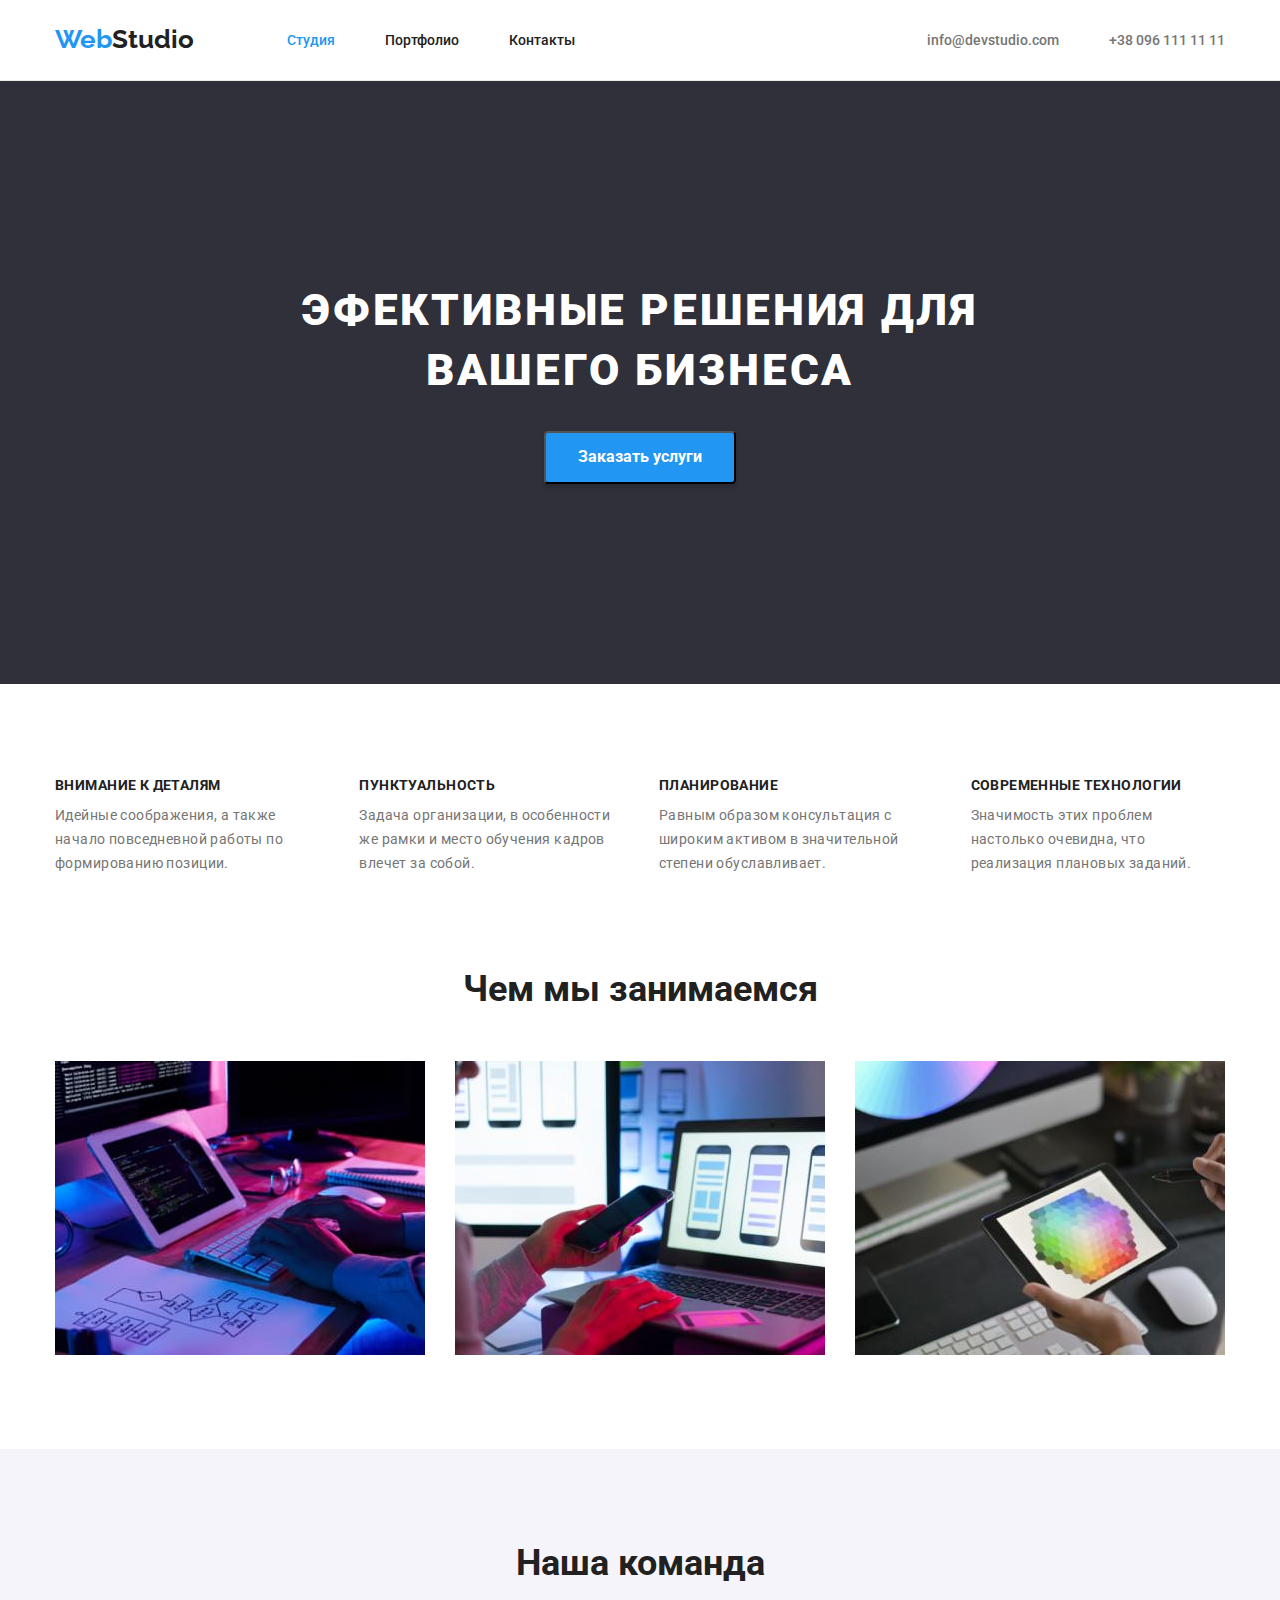
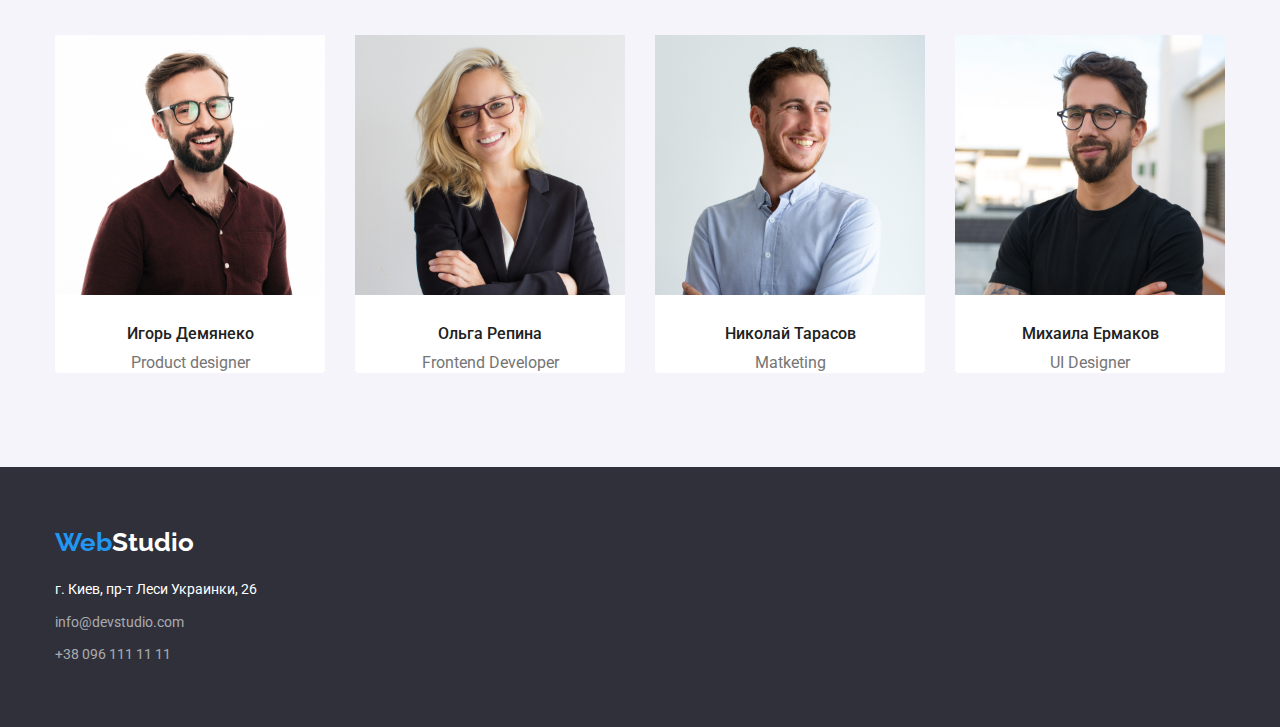
<file: index.html>
<!DOCTYPE html>
<html lang="ru">
  <head>
    <meta charset="UTF-8" />
    <meta name="viewport" content="width=device-width, initial-scale=1.0" />
    <title>Document</title>
    <link
      rel="stylesheet"
      href="https://cdnjs.cloudflare.com/ajax/libs/modern-normalize/1.1.0/modern-normalize.min.css"
    />
    <link
      href="https://fonts.googleapis.com/css2?family=Open+Sans:wght@400;500;700;800&family=Raleway:wght@700&family=Roboto:wght@400;500;700;900&display=swap"
      rel="stylesheet"
    />
    <link rel="stylesheet" href="./styles/styles.css" type="text/css" />
  </head>
  <body>
    <header>
      <div class="container container-header">
        <a href="./index.html" rel="noreferrer nofollow" class="all-logo"
          ><span class="color-logo">Web</span><span class="logo">Studio</span></a
        >
        <nav>
          <ul class="menu">
            <li class="header">
              <a href="./index.html" rel="noreferrer nofollow" class="store-active"> Студия</a>
            </li>
            <li class="header">
              <a href="./portfolio.html" rel="noreferrer nofollow" class="menu-color">
                Портфолио
              </a>
            </li>
            <li class="header">
              <a href="" rel="noreferrer nofollow" class="menu-color"> Контакты</a>
            </li>
          </ul>
        </nav>
        <ul class="adress-header">
          <li class="header">
            <a
              href="mailto:info@devstudio.com"
              rel="noreferrer nofollow"
              class="header-color-contacts"
              >info@devstudio.com</a
            >
          </li>
          <li class="header">
            <a href="tel:+38 096 111 11 11" rel="noreferrer nofollow" class="header-color-contacts"
              >+38 096 111 11 11</a
            >
          </li>
        </ul>
      </div>
    </header>
    <main>
      <!--Заказ услуг-->
      <section class="hero section">
        <div class="container">
          <h1 class="h1">ЭФЕКТИВНЫЕ РЕШЕНИЯ ДЛЯ ВАШЕГО БИЗНЕСА</h1>
          <button name="button" type="button" class="index-bottom">Заказать услуги</button>
        </div>
      </section>
      <!---Что мы  делаем-->
      <section class="section">
        <div class="container container-list">
          <ul class="what-we-do">
            <li class="item">
              <h3 class="title-h3">ВНИМАНИЕ К ДЕТАЛЯМ</h3>
              <p class="index-smoll-text">
                Идейные соображения, а также начало повседневной работы по формированию позиции.
              </p>
            </li>
            <li class="item">
              <h3 class="title-h3">ПУНКТУАЛЬНОСТЬ</h3>
              <p class="index-smoll-text">
                Задача организации, в особенности же рамки и место обучения кадров влечет за собой.
              </p>
            </li>
            <li class="item">
              <h3 class="title-h3">ПЛАНИРОВАНИЕ</h3>
              <p class="index-smoll-text">
                Равным образом консультация с широким активом в значительной степени обуславливает.
              </p>
            </li>
            <li class="item">
              <h3 class="title-h3">СОВРЕМЕННЫЕ ТЕХНОЛОГИИ</h3>
              <p class="index-smoll-text">
                Значимость этих проблем настолько очевидна, что реализация плановых заданий.
              </p>
            </li>
          </ul>
        </div>
      </section>
      <!--Робочий процес-->
      <section class="section section-semples">
        <div class="container">
          <h2 class="title-h2">Чем мы занимаемся</h2>
          <ul class="photo-work-proces">
            <li class="photo-item">
              <img
                src="./image/box1.jpg"
                width="370"
                height="294"
                alt="Написания кода на компютере"
              />
            </li>
            <li class="photo-item">
              <img
                src="./image/box2.jpg"
                width="370"
                height="294"
                alt="Дизайн продукта на телефоне"
              />
            </li>
            <li class="photo-item">
              <img src="./image/box3.jpg" width="370" height="294" alt="Выбор цвета" />
            </li>
          </ul>
        </div>
      </section>
      <!--Наша команда-->
      <section class="team section">
        <div class="container">
          <h2 class="title-h2">Наша команда</h2>
          <ul class="team-list">
            <li class="person">
              <img
                class="image-class"
                src="./image/img.jpg"
                alt="Фотография Игоря Демяннеко"
                width="270"
                height="260"
              />
              <div class="person-info">
                <h3 class="name-workers">Игорь Демянеко</h3>
                <p class="profession-worker">Product designer</p>
              </div>
            </li>
            <li class="person">
              <img
                class="image-class"
                src="./image/img1.jpg"
                alt="Фотография Ольги Репиной"
                width="270"
                height="260"
              />
              <div class="person-info">
                <h3 class="name-workers">Ольга Репина</h3>
                <p class="profession-worker">Frontend Developer</p>
              </div>
            </li>
            <li class="person">
              <img
                class="image-class"
                src="./image/img2.jpg"
                alt="Фотография Николая Тарасова"
                width="270"
                height="260"
              />
              <div class="person-info">
                <h3 class="name-workers">Николай Тарасов</h3>
                <p class="profession-worker">Matketing</p>
              </div>
            </li>
            <li class="person">
              <img
                class="image-class"
                src="./image/img3.jpg"
                alt="Фотография Михаила Ермакова"
                width="270"
                height="260"
              />
              <div class="person-info">
                <h3 class="name-workers">Михаила Ермаков</h3>
                <p class="profession-worker">UI Designer</p>
              </div>
            </li>
          </ul>
        </div>
      </section>
    </main>
    <footer class="footer-background-color">
      <div class="container container-footer">
        <a href="./index.html" rel="noreferrer nofollow" class="logo footer-logo"
          ><span class="color-logo">Web</span><span class="footer-color">Studio</span><br
        /></a>
        <address>
          <ul>
            <li class="footer">
              <a href="" class="footer-color">г. Киев, пр-т Леси Украинки, 26</a><br />
            </li>
            <li class="footer">
              <a href="mailto:info@devstudio.com" class="contacts">info@devstudio.com</a><br />
            </li>
            <li class="footer">
              <a href="tel:+38 096 111 11 11" class="contacts">+38 096 111 11 11</a><br />
            </li>
          </ul>
        </address>
      </div>
    </footer>
  </body>
</html>
</file>
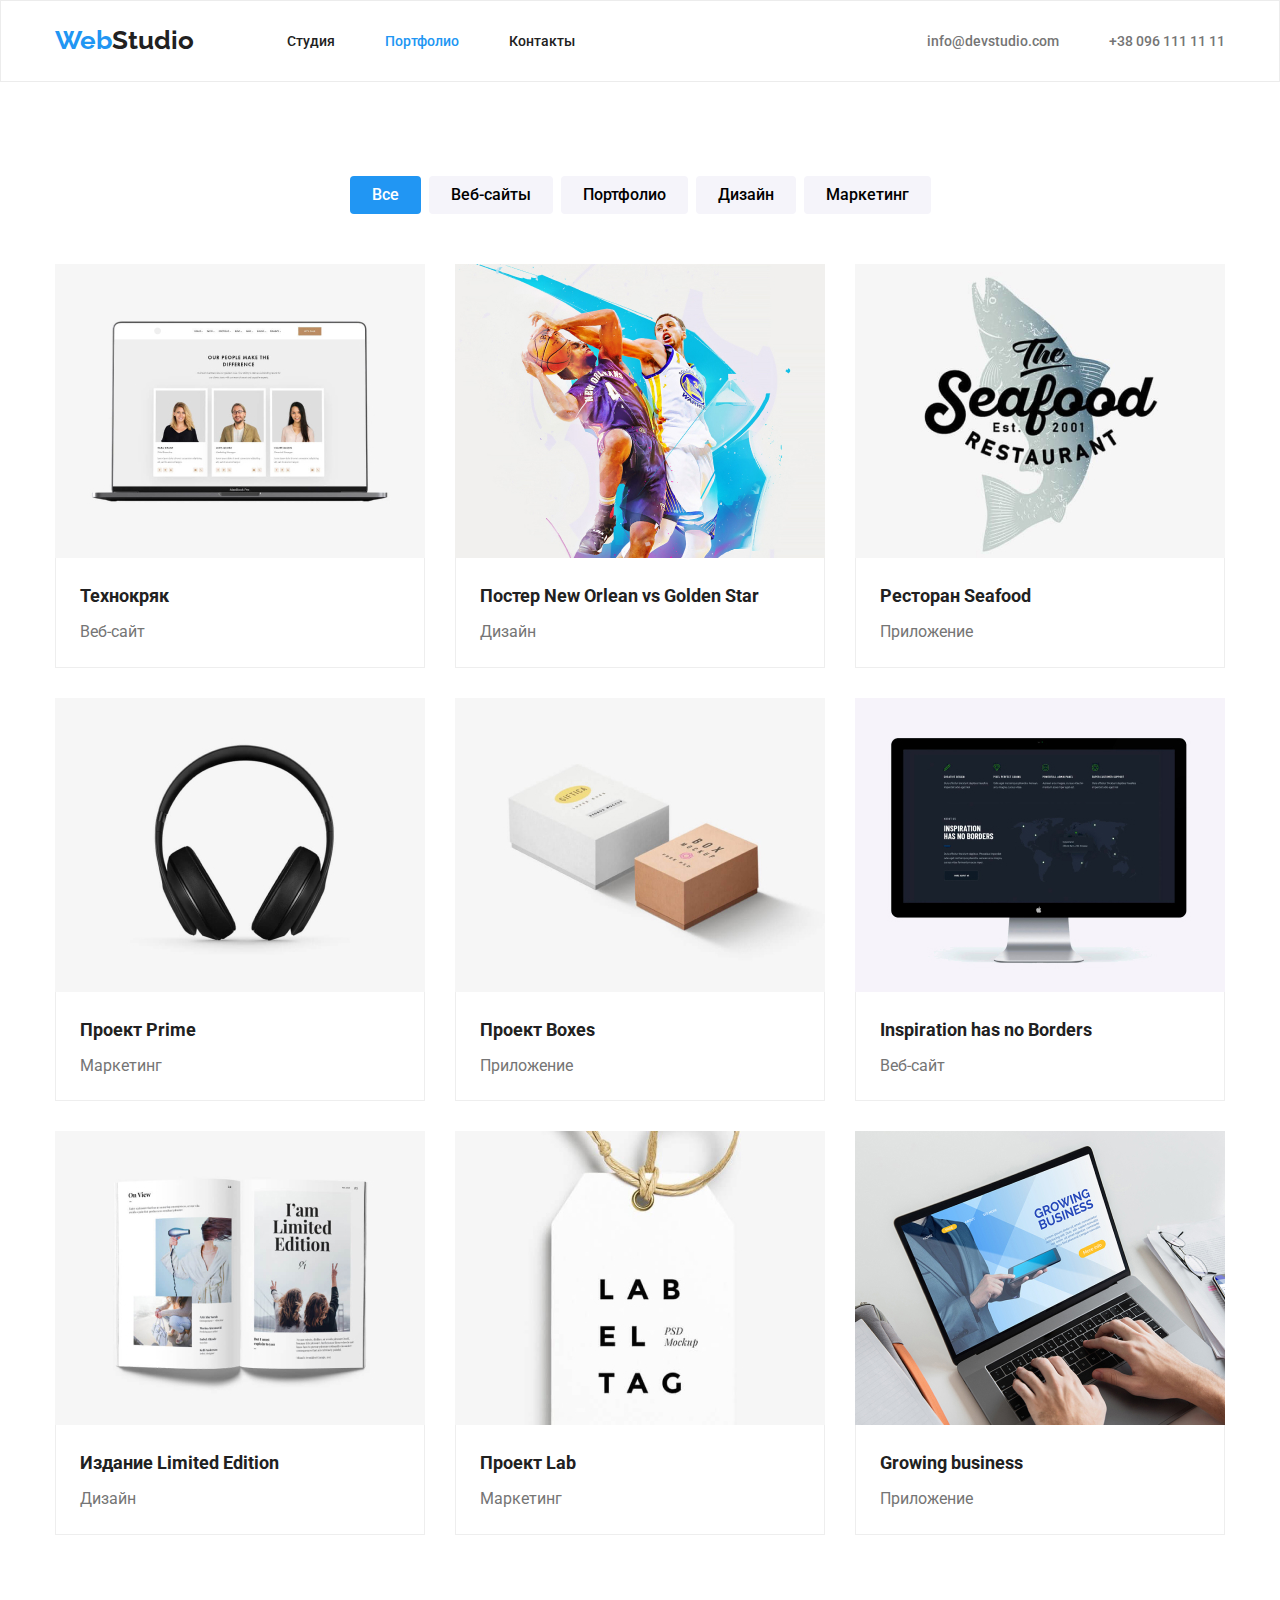
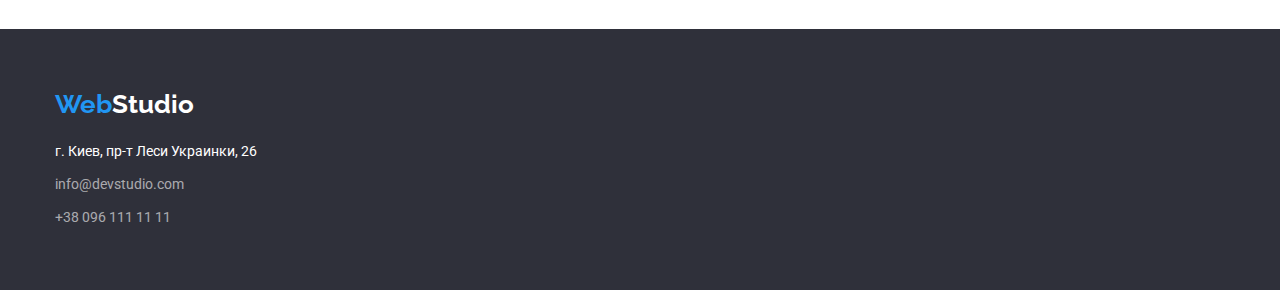
<file: portfolio.html>
<!DOCTYPE html>
<html lang="ru">
  <head>
    <meta charset="UTF-8" />
    <meta http-equiv="X-UA-Compatible" content="IE=edge" />
    <meta name="viewport" content="width=device-width, initial-scale=1.0" />
    <link
      rel="stylesheet"
      href="https://cdnjs.cloudflare.com/ajax/libs/modern-normalize/1.1.0/modern-normalize.min.css"
    />
    <link
      href="https://fonts.googleapis.com/css2?family=Open+Sans:wght@400;500;700;800&family=Raleway:wght@700&family=Roboto:wght@400;500;700;900&display=swap"
      rel="stylesheet"
    />
    <link rel="stylesheet" href="./styles/styles.css" type="text/css" />
    <title>Document</title>
  </head>
  <body>
    <header class="headear-portfolio">
      <div class="container container-header">
        <a href="./index.html" rel="noreferrer nofollow" class="logo all-logo"
          ><span class="color-logo">Web</span><span class="logo">Studio</span></a
        >
        <nav>
          <ul class="menu">
            <li class="header">
              <a class="menu-color" href="./index.html"> Студия</a>
            </li>
            <li class="header">
              <a class="store-active" href="./portfolio.html"> Портфолио </a>
            </li>
            <li class="header"><a class="menu-color" href=""> Контакты</a></li>
          </ul>
        </nav>
        <ul class="adress-header">
          <li class="header">
            <a href="mailto:info@devstudio.com" class="header-color-contacts">
              info@devstudio.com</a
            >
          </li>
          <li class="header">
            <a href="tel:+380961111111" class="header-color-contacts">+38 096 111 11 11</a>
          </li>
        </ul>
      </div>
    </header>
    <main>
      <h1 class="our-work">Наши работы</h1>
      <section class="section">
        <div class="container">
          <ul class="botton-portfolio">
            <li class="list-botton-portfolio">
              <button name="button" type="button" class="menu-portfolio active-botton">Все</button>
            </li>
            <li class="list-botton-portfolio">
              <button name="button" type="button" class="menu-portfolio">Веб-сайты</button>
            </li>
            <li class="list-botton-portfolio">
              <button name="button" type="button" class="menu-portfolio">Портфолио</button>
            </li>
            <li class="list-botton-portfolio">
              <button name="button" type="button" class="menu-portfolio">Дизайн</button>
            </li>
            <li class="list-botton-portfolio">
              <button name="button" type="button" class="menu-portfolio">Маркетинг</button>
            </li>
          </ul>
          <ul class="our-progects">
            <li class="our-progects-item">
              <img
                class="image-portfolio"
                src="./image/portfolio/image-on-leptop.jpg"
                alt="Изображения на компютере"
                width="370"
                height="294"
              />
              <div class="name-progect">
                <h2 class="big-text-image">Технокряк</h2>
                <p class="small-text-image">Веб-сайт</p>
              </div>
            </li>
            <li class="our-progects-item">
              <img
                class="image-portfolio"
                src="./image/portfolio/bascketboll.jpg"
                alt="Баскетболисты"
                width="370"
                height="294"
              />
              <div class="name-progect">
                <h2 class="big-text-image">Постер New Orlean vs Golden Star</h2>
                <p class="small-text-image">Дизайн</p>
              </div>
            </li>
            <li class="our-progects-item">
              <img
                class="image-portfolio"
                src="./image/portfolio/fish.jpg"
                alt=" Рыба с надписю Ресторан морская еда"
                width="370"
                height="294"
              />
              <div class="name-progect">
                <h2 class="big-text-image">Ресторан Seafood</h2>
                <p class="small-text-image">Приложение</p>
              </div>
            </li>
            <li class="our-progects-item">
              <img
                class="image-portfolio"
                src="./image/portfolio/headphone.jpg"
                alt="Наушники"
                width="370"
                height="294"
              />
              <div class="name-progect">
                <h2 class="big-text-image">Проект Prime</h2>
                <p class="small-text-image">Маркетинг</p>
              </div>
            </li>
            <li class="our-progects-item">
              <img
                class="image-portfolio"
                src="./image/portfolio/box.jpg"
                alt="Коробки"
                width="370"
                height="294"
              />
              <div class="name-progect">
                <h2 class="big-text-image">Проект Boxes</h2>
                <p class="small-text-image">Приложение</p>
              </div>
            </li>
            <li class="our-progects-item">
              <img
                src="./image/portfolio/computer.jpg"
                alt="Монитор компютера с данными"
                width="370"
                height="294"
              />
              <div class="name-progect">
                <h2 class="big-text-image">Inspiration has no Borders</h2>
                <p class="small-text-image">Веб-сайт</p>
              </div>
            </li>
            <li class="our-progects-item">
              <img
                class="image-portfolio"
                src="./image/portfolio/book.jpg"
                alt="Книга с фотографиями женщин"
                width="370"
                height="294"
              />
              <div class="name-progect">
                <h2 class="big-text-image">Издание Limited Edition</h2>
                <p class="small-text-image">Дизайн</p>
              </div>
            </li>
            <li class="our-progects-item">
              <img
                class="image-portfolio"
                src="./image/portfolio/label.jpg"
                alt="Лейбл"
                width="370"
                height="294"
              />
              <div class="name-progect">
                <h2 class="big-text-image">Проект Lab</h2>
                <p class="small-text-image">Маркетинг</p>
              </div>
            </li>
            <li class="our-progects-item">
              <img
                class="image-portfolio"
                src="./image/portfolio/leptop.jpg"
                alt="Монитор ноутбука"
                width="370"
                height="294"
              />
              <div class="name-progect">
                <h2 class="big-text-image">Growing business</h2>
                <p class="small-text-image">Приложение</p>
              </div>
            </li>
          </ul>
        </div>
      </section>
    </main>
    <footer class="footer-background-color">
      <div class="container container-footer">
        <a href="./index.html" rel="noreferrer nofollow" class="logo footer-logo"
          ><span class="color-logo">Web</span><span class="footer-color">Studio</span><br
        /></a>
        <address>
          <ul>
            <li class="footer">
              <a href="" rel="noreferrer nofollow" class="footer-color"
                >г. Киев, пр-т Леси Украинки, 26 </a
              ><br />
            </li>
            <li class="footer">
              <a href="mailto:info@devstudio.com" rel="noreferrer nofollow" class="contacts"
                >info@devstudio.com</a
              ><br />
            </li>
            <li class="footer">
              <a href="tel:+380961111111" rel="noreferrer nofollow" class="contacts"
                >+38 096 111 11 11</a
              ><br />
            </li>
          </ul>
        </address>
      </div>
    </footer>
  </body>
</html>
</file>
<file: styles/styles.css>
:root {
  --body-text-color: #212121;
  --image-text-color: #757575;
  --background-botton-color: #2196f3;
  --white-color: #ffffff;
  --footer-background-color: #2f303a;
  --footer-contacts-color: rgba(255, 255, 255, 0.6);
}
body {
  font-family: Roboto, Open-Sans;
  font-weight: 400;
  color: var(--body-text-color);
}

/* ---------------------------------------------Загальні----- */
li {
  list-style-type: none;
}
a {
  text-decoration: none;
}
img {
  display: block;
}
h1,
h2,
h3,
h4,
p,
ul,
nav {
  margin: 0;
  padding: 0;
  border: 0;
}
header {
  border-bottom: 1px solid #ececec;
}
footer {
  padding-top: 60px;
  padding-bottom: 60px;
}
.container {
  width: 1200px;
  padding-left: 15px;
  padding-right: 15px;
  margin-left: auto;
  margin-right: auto;
}
div.container-header {
  display: flex;
  align-items: center;
}
.section {
  padding-top: 94px;
  padding-bottom: 94px;
}

/* ---------------------------------------------ВСЕ ДЛЯ ХЕДЕРА---- */
.store-active {
  display: block;
  padding-top: 32px;
  padding-bottom: 32px;

  color: var(--background-botton-color);
}
.header {
  height: 80px;
  font-size: 14px;
  font-weight: 500;
  line-height: 1.15;
}
.headear-portfolio {
  border: 1px solid #ececec;
}
.logo {
  font-size: 26px;
  line-height: 1.2;
  font-weight: 700;
  color: var(--body-text-color);
  font-family: Raleway;
}
.all-logo {
  margin-left: 0px;
  margin-right: 93px;
  padding-top: 24px;
  padding-bottom: 25px;

  font-size: 26px;
  line-height: 1.2;
  font-weight: 700;
}
.color-logo {
  color: var(--background-botton-color);
  font-family: Raleway;
}
.menu {
  display: flex;
}
.menu li.header + li.header {
  margin-left: 50px;
}
.menu-color {
  display: block;
  padding-top: 32px;
  padding-bottom: 32px;

  color: var(--body-text-color);
}
.menu-color:hover,
.menu-color:focus {
  color: var(--background-botton-color);
  -background-botton-color: var(--white-color);
}

/*-------------------------------------------- Меню для сторінки ПОРТФОЛІО */

.menu-portfolio {
  padding-left: 22px;
  padding-right: 22px;
  padding-top: 6px;
  padding-bottom: 6px;
  border: var(--image-text-color);
  border-radius: 4px;

  font-size: 16px;
  line-height: 1.6;
  font-family: Roboto;
  font-weight: 500;
  background-color: #f5f4fa;
}
.menu-portfolio:hover,
.menu-portfolio:focus {
  color: var(--white-color);
  background-color: var(--background-botton-color);
}

/* ----------------------------------------------КОНТАКТИ */
.adress-header {
  display: flex;
  flex-direction: row;
  margin-left: auto;
}
.adress-header li.header + li.header {
  margin-left: 50px;
}
.contacts {
  color: var(--footer-contacts-color);
}
.contacts:hover,
.contacts:focus {
  color: var(--background-botton-color);
  cursor: pointer;
}
.header-color-contacts {
  display: block;
  padding-top: 32px;
  padding-bottom: 32px;

  color: #757575;
}
.header-color-contacts:hover {
  color: var(--background-botton-color);
  cursor: pointer;
}
.header-color-contacts:focus {
  color: var(--background-botton-color);
  cursor: pointer;
}

/*-------------------------------------------- СЕКЦІЯ ГЕРОЙ */
.hero {
  background-color: var(--footer-background-color);
  color: var(--white-color);

  text-align: center;
}
.hero.section {
  padding-top: 200px;
  padding-bottom: 200px;
}
.h1 {
  margin-left: auto;
  margin-right: auto;
  margin-bottom: 30px;

  width: 696px;
  height: 120px;
  left: 452px;
  top: 280px;

  font-family: Roboto;
  font-style: normal;
  font-weight: 900;
  font-size: 44px;

  text-align: center;
  line-height: 1.36;
  letter-spacing: 0.06em;
}

.index-bottom {
  padding-top: 10px;
  padding-bottom: 10px;
  padding-left: 32px;
  padding-right: 32px;
  font-family: inherit;

  font-weight: 700;
  font-size: 16px;
  line-height: 1.8;
  background-color: var(--background-botton-color);
  color: var(--white-color);

  box-shadow: 0px 4px 4px rgba(0, 0, 0, 0.15);
  border-radius: 4px;
}
.index-bottom:hover,
.index-bottom:focus {
  color: var(--body-text-color);
  background-color: var(--background-botton-color);
}
/* ----------------------------------------------Що ми робимо index + porfolio */

.what-we-do {
  display: flex;
}
.item {
  width: calc((100%-90px) / 4);
  margin-right: 30px;
}
.item:nth-child(4n) {
  margin-right: 0;
}
.index-smoll-text {
  color: var(--image-text-color);
  font-size: 14px;
  line-height: 1.7;
  letter-spacing: 0.03em;
}
.title-h3 {
  font-weight: 700;
  font-size: 14px;
  line-height: 1.14;
  letter-spacing: 0.03em;
  margin-bottom: 10px;
}
.our-work {
  visibility: hidden;
  height: 0;
}

/* --------------------------------------------------фото робочого процесу */
.section-semples {
  padding-top: 0;
}
.photo-work-proces {
  display: flex;
  flex-wrap: wrap;
}
.photo-item {
  margin-right: 30px;
}
.photo-item:nth-child(3n) {
  margin-right: 0;
}
.title-h2 {
  margin-bottom: 50px;

  font-size: 36px;
  line-height: 1.16;
  text-align: center;
  font-weight: 700;
}

/* ---------------------------------------------------Наша команда */
.team-list {
  display: flex;
  flex-wrap: wrap;
}
.person {
  display: block;
  width: calc((100% - 90px) / 4);
  margin-right: 30px;
  border-radius: 0px 0px 4px 4px;

  background-color: var(--white-color);
}
.person:nth-child(4n) {
  margin-right: 0;
}
.person-info {
  margin-top: 30px;
  margin -bottom: 30px;
}
.team {
  background: #f5f4fa;
}
.image-class {
  width: 100%;
}
.name-workers {
  padding-bottom: 10px;
  text-align: center;
  font-weight: 500;
  font-size: 16px;
  line-height: 1.18;
}
.profession-worker {
  text-align: center;

  color: var(--image-text-color);
  font-size: 16px;
  line-height: 1.18;
}
/* ----------------------------------------------Portfolio main */
/* Кнопки на сторінці Portfolio */
.botton-portfolio {
  display: flex;
  justify-content: center;
  margin-bottom: 50px;
}
.list-botton-portfolio {
  margin-right: 8px;
}
.list-botton-portfolio:last-child {
  margin-right: 0;
}
/* Список наших проектів Portfolio */
.our-progects {
  display: flex;
  flex-wrap: wrap;
}
.our-progects-item {
  width: calc((100% - 60px) / 3);
  margin-right: 30px;
  margin-bottom: 30px;
}
.our-progects-item:nth-child(3n) {
  margin-right: 0px;
}
.our-progects-item:nth-last-child(-n + 3) {
  margin-bottom: 0px;
}
.name-progect {
  padding-top: 20px;
  padding-bottom: 20px;
  padding-right: 24px;
  padding-left: 24px;
  border-bottom: 1px solid #eeeeee;
  border-right: 1px solid #eeeeee;
  border-left: 1px solid #eeeeee;
}
.image-portfolio {
  width: 100%;
}
.big-text-image {
  display: block;
  margin-bottom: 4px;

  font-size: 18px;
  line-height: 2;
  font-weight: 700;
}
.small-text-image {
  display: block;
  color: var(--image-text-color);
  font-size: 16px;
  line-height: 1.8;
}
.active-botton {
  color: var(--white-color);
  background-color: var(--background-botton-color);
}
/* ---------------------------------------------ВСЕ ДЛЯ ФУТЕРА */
.footer {
  display: block;
  margin-bottom: 9px;
  font-size: 14px;
  line-height: 1.7;
  font-style: normal;
}
.footer:last-child {
  margin: 0;
}
.footer-logo {
  display: block;

  margin-bottom: 20px;
}
.footer-color {
  color: var(--white-color);
}
.footer-color:hover,
.footer-color:focus {
  color: var(--background-botton-color);
}
.footer-background-color {
  background-color: var(--footer-background-color);
}
.back-color {
  background-color: var(--background-botton-color);
}
</file>
